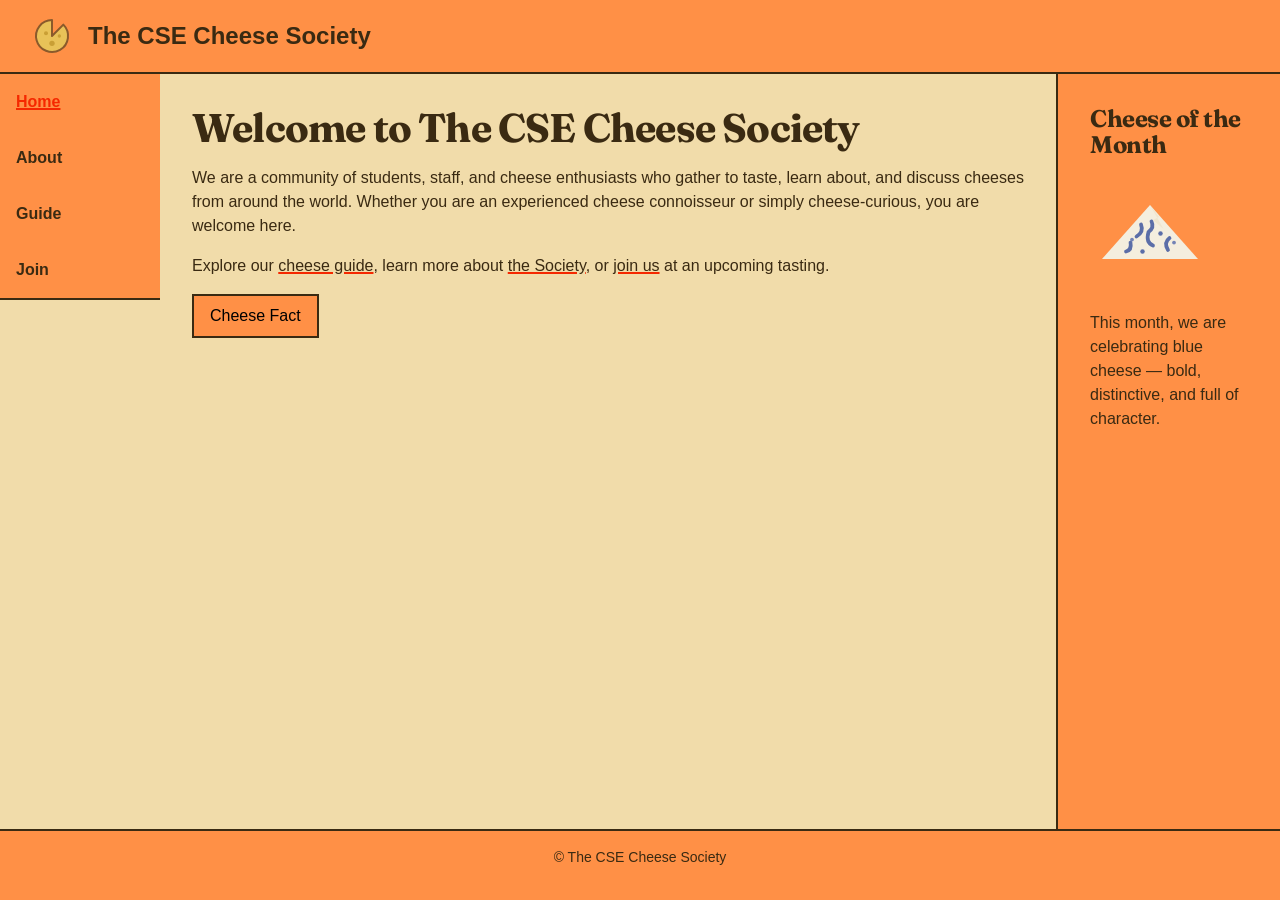
<file: index.html>
<!DOCTYPE html>
<html lang="en">
<head>
  <meta charset="utf-8">
  <meta name="viewport" content="width=device-width, initial-scale=1">
  <title>Home — The CSE Cheese Society</title>
  <meta name="description" content="The CSE Cheese Society is a community of students, staff, and cheese enthusiasts who gather to taste, learn about, and discuss cheeses from around the world.">
  <link rel="stylesheet" href="styles/tokens.css">
  <link rel="stylesheet" href="styles/global.css">
  <link rel="stylesheet" href="styles/site.css">
  <link rel="stylesheet" href="styles/home.css">
  <link href="https://fonts.googleapis.com/css2?family=Fraunces:wght@600;700&family=Nunito:wght@400;600;700&display=swap" rel="stylesheet">
</head>
<body>
  <header>
    <a href="index.html" class="site-title">
      <img src="images/logo.svg" alt="" width="40" height="40">
      <span>The CSE Cheese Society</span>
    </a>
  </header>

  <nav>
    <ul>
      <li><a href="index.html" aria-current="page">Home</a></li>
      <li><a href="about.html">About</a></li>
      <li><a href="guide/index.html">Guide</a></li>
      <li><a href="join.html">Join</a></li>
    </ul>
  </nav>

  <main>
    <h1>Welcome to The CSE Cheese Society</h1>
    <p>We are a community of students, staff, and cheese enthusiasts who gather to taste, learn about, and discuss cheeses from around the world. Whether you are an experienced cheese connoisseur or simply cheese-curious, you are welcome here.</p>
    <p>Explore our <a href="guide/index.html">cheese guide</a>, learn more about <a href="about.html">the Society</a>, or <a href="join.html">join us</a> at an upcoming tasting.</p>

    <button type="button" commandfor="cheese-fact" command="toggle-popover">
      Cheese Fact
    </button>

    <div id="cheese-fact" popover>
      <h2>Cheese Fact</h2>
      <p>Cheese is one of the world's oldest prepared foods, with evidence of cheesemaking dating back thousands of years.</p>
      <button type="button" commandfor="cheese-fact" command="hide-popover">
        Close
      </button>
    </div>
  </main>

  <aside>
    <h2>Cheese of the Month</h2>
    <img src="images/cheese-blue.svg" alt="A wedge of blue cheese" width="120" height="120">
    <p>This month, we are celebrating blue cheese — bold, distinctive, and full of character.</p>
  </aside>

  <footer>
    <p>© The CSE Cheese Society</p>
  </footer>
</body>
</html>
</file>
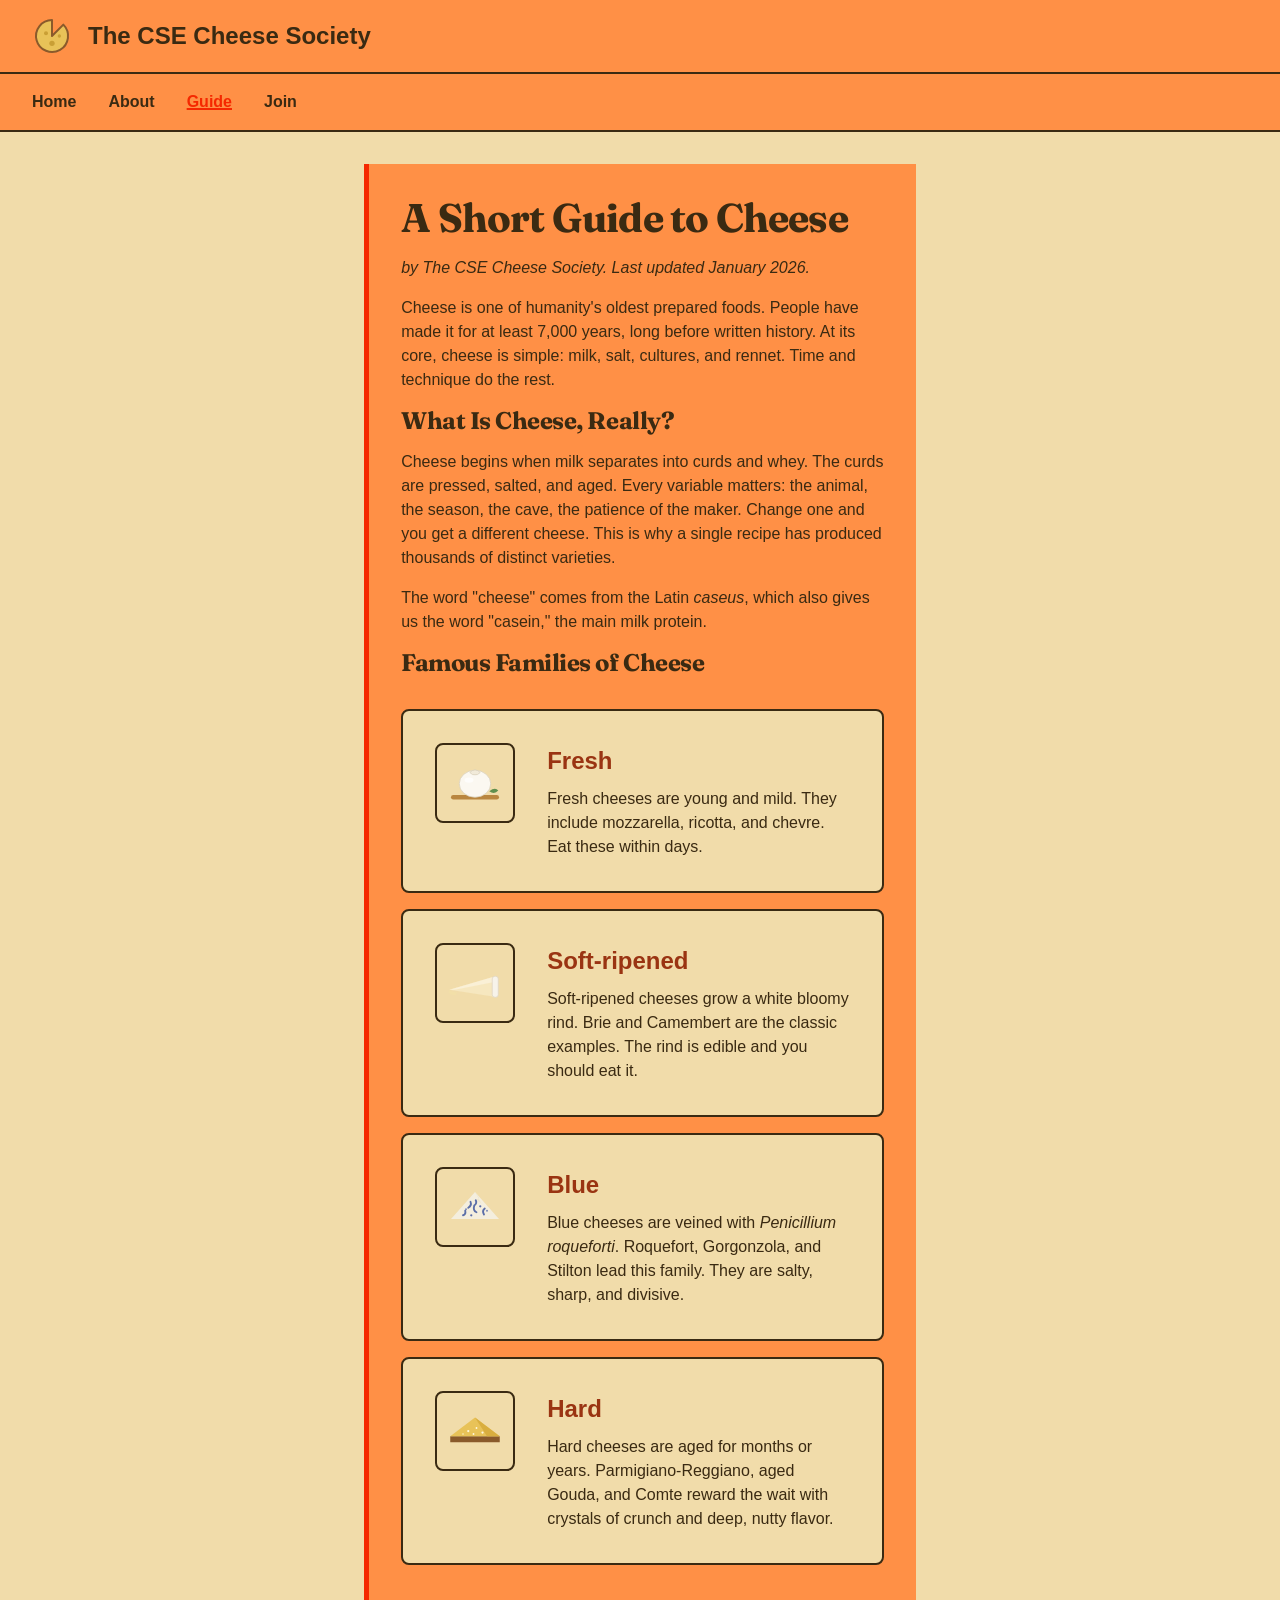
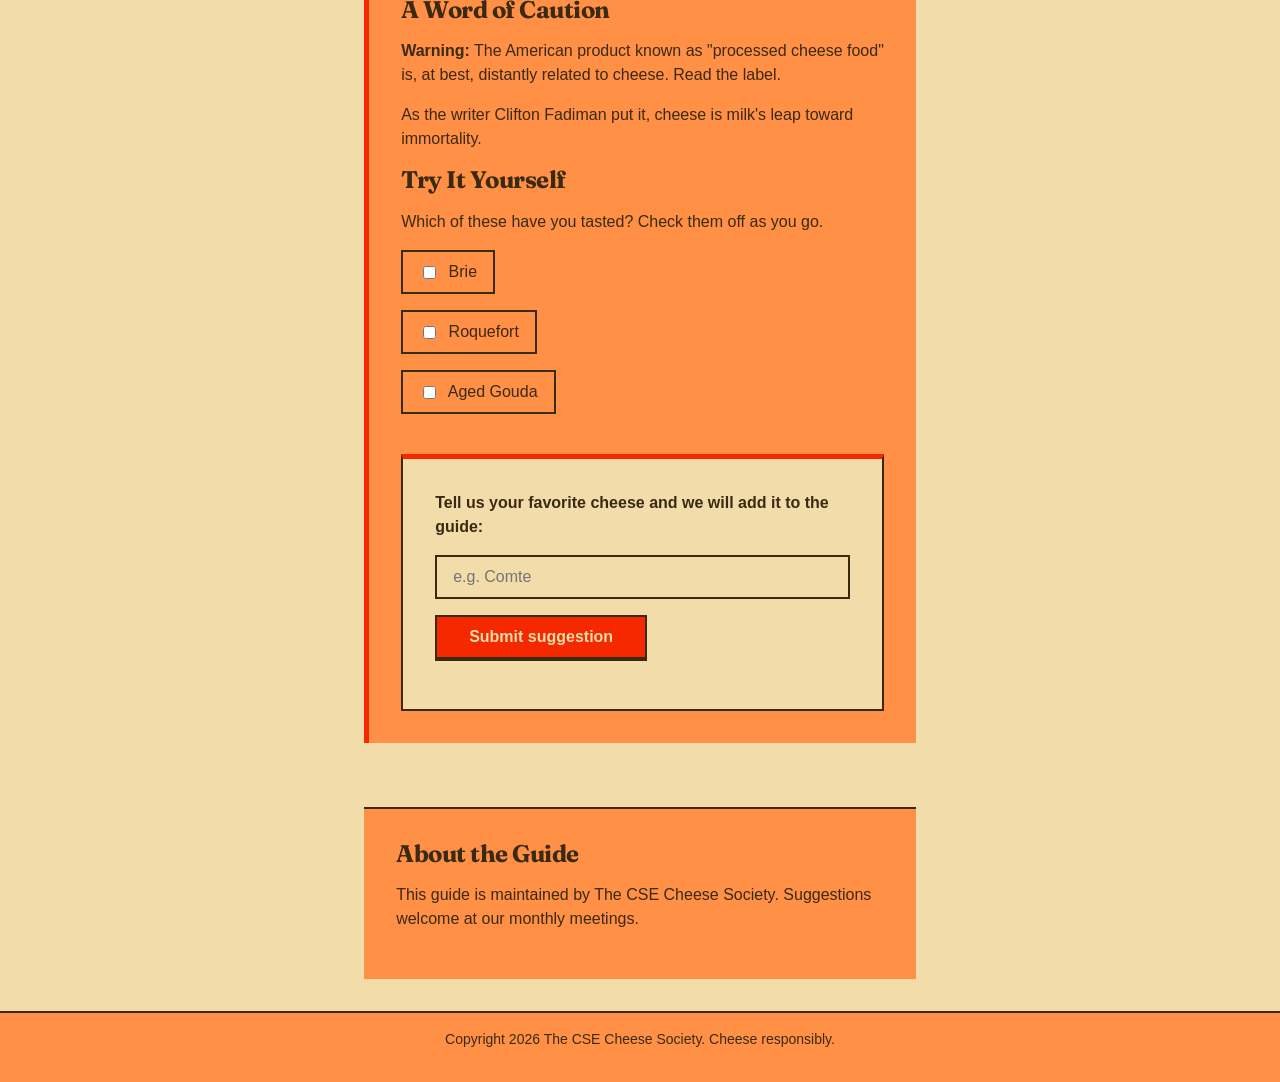
<file: guide/index.html>
<!DOCTYPE html>
<html lang="en">
<head>
  <meta charset="utf-8">
  <meta name="viewport" content="width=device-width, initial-scale=1">
  <title>A Short Guide to Cheese — The CSE Cheese Society</title>
  <meta name="description" content="The CSE Cheese Society's Short Guide to Cheese — a beginner-friendly overview of the four great cheese families.">
  <link rel="stylesheet" href="../styles/tokens.css">
  <link rel="stylesheet" href="../styles/global.css">
  <link rel="stylesheet" href="../styles/site.css">
  <link rel="stylesheet" href="../styles/guide.css">
  <link href="https://fonts.googleapis.com/css2?family=Fraunces:wght@600;700&family=Nunito:wght@400;600;700&display=swap" rel="stylesheet">
</head>
<body>
  <header>
    <a href="../index.html" class="site-title">
      <img src="../images/logo.svg" alt="" width="40" height="40">
      <span>The CSE Cheese Society</span>
    </a>
  </header>

  <nav>
    <ul>
      <li><a href="../index.html">Home</a></li>
      <li><a href="../about.html">About</a></li>
      <li><a href="index.html" aria-current="page">Guide</a></li>
      <li><a href="../join.html">Join</a></li>
    </ul>
  </nav>

  <main>
    <article>
      <h1>A Short Guide to Cheese</h1>
      <p><em>by The CSE Cheese Society. Last updated January 2026.</em></p>

      <p>Cheese is one of humanity's oldest prepared foods. People have made it for at least 7,000 years, long before written history. At its core, cheese is simple: milk, salt, cultures, and rennet. Time and technique do the rest.</p>

      <h2>What Is Cheese, Really?</h2>
      <p>Cheese begins when milk separates into curds and whey. The curds are pressed, salted, and aged. Every variable matters: the animal, the season, the cave, the patience of the maker. Change one and you get a different cheese. This is why a single recipe has produced thousands of distinct varieties.</p>
      <p>The word "cheese" comes from the Latin <em>caseus</em>, which also gives us the word "casein," the main milk protein.</p>

      <h2>Famous Families of Cheese</h2>
      <ul class="family-links">
        <li>
          <a href="fresh.html">
            <figure>
              <img src="../images/cheese-fresh.svg" alt="" width="80" height="80">
              <figcaption>
                <strong>Fresh</strong>
                <p>Fresh cheeses are young and mild. They include mozzarella, ricotta, and chevre. Eat these within days.</p>
              </figcaption>
            </figure>
          </a>
        </li>
        <li>
          <a href="soft.html">
            <figure>
              <img src="../images/cheese-soft.svg" alt="" width="80" height="80">
              <figcaption>
                <strong>Soft-ripened</strong>
                <p>Soft-ripened cheeses grow a white bloomy rind. Brie and Camembert are the classic examples. The rind is edible and you should eat it.</p>
              </figcaption>
            </figure>
          </a>
        </li>
        <li>
          <a href="blue.html">
            <figure>
              <img src="../images/cheese-blue.svg" alt="" width="80" height="80">
              <figcaption>
                <strong>Blue</strong>
                <p>Blue cheeses are veined with <em>Penicillium roqueforti</em>. Roquefort, Gorgonzola, and Stilton lead this family. They are salty, sharp, and divisive.</p>
              </figcaption>
            </figure>
          </a>
        </li>
        <li>
          <a href="hard.html">
            <figure>
              <img src="../images/cheese-hard.svg" alt="" width="80" height="80">
              <figcaption>
                <strong>Hard</strong>
                <p>Hard cheeses are aged for months or years. Parmigiano-Reggiano, aged Gouda, and Comte reward the wait with crystals of crunch and deep, nutty flavor.</p>
              </figcaption>
            </figure>
          </a>
        </li>
      </ul>

      <h2>A Word of Caution</h2>
      <p><strong>Warning:</strong> The American product known as "processed cheese food" is, at best, distantly related to cheese. Read the label.</p>
      <p>As the writer Clifton Fadiman put it, cheese is milk's leap toward immortality.</p>

      <h2>Try It Yourself</h2>
      <p>Which of these have you tasted? Check them off as you go.</p>
      <ul class="taste-check">
        <li><label><input type="checkbox"> Brie</label></li>
        <li><label><input type="checkbox"> Roquefort</label></li>
        <li><label><input type="checkbox"> Aged Gouda</label></li>
      </ul>

       <div class="suggest-box">
        <input type="checkbox" id="suggest-submit" class="submit-toggle">
        <form class="suggest-form">
          <label for="favorite">Tell us your favorite cheese and we will add it to the guide:</label>
          <input id="favorite" type="text" placeholder="e.g. Comte">
          <label for="suggest-submit" class="suggest-button">Submit suggestion</label>
        </form>

        <div class="suggest-thanks">
          <p><strong>Thanks!</strong> Your suggestion has been recorded in the Society's ledger. See you at the next tasting.</p>
          <label for="suggest-submit" class="suggest-reset">Submit another</label>
        </div>
      </div>
    </article>
  </main>

  <aside>
    <h2>About the Guide</h2>
    <p>This guide is maintained by The CSE Cheese Society. Suggestions welcome at our monthly meetings.</p>
  </aside>

  <footer>
    <p>Copyright 2026 The CSE Cheese Society. Cheese responsibly.</p>
  </footer>
</body>
</html>
</file>
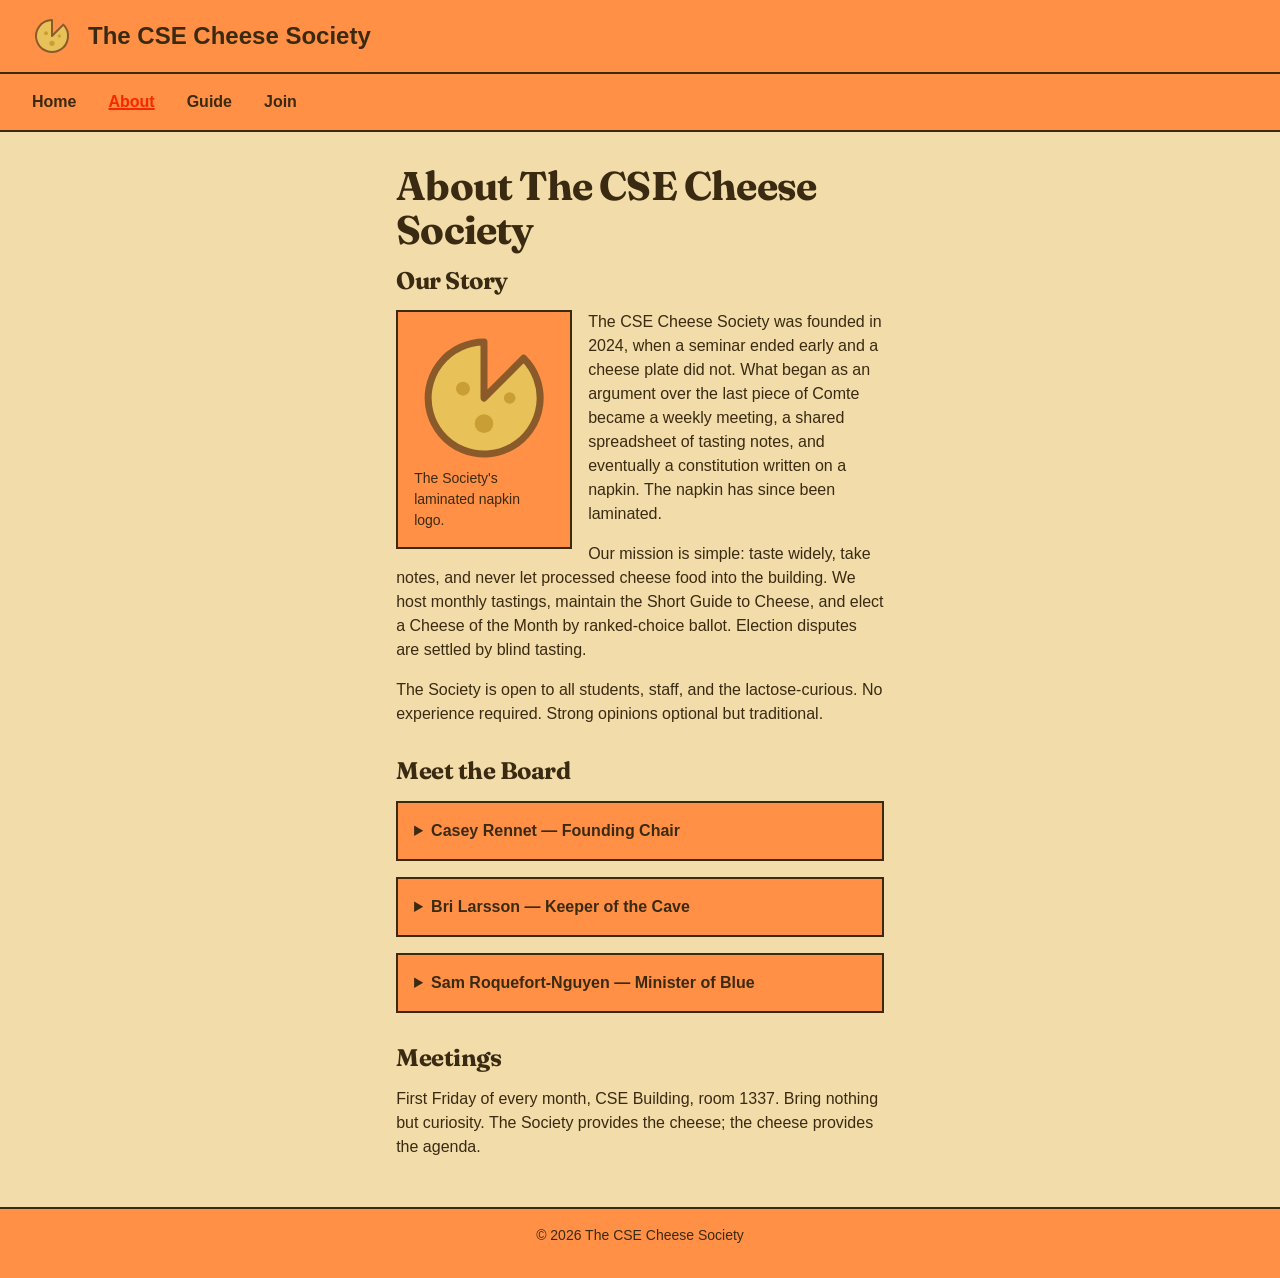
<file: about.html>
<!DOCTYPE html>
<html lang="en">
<head>
  <meta charset="utf-8">
  <meta name="viewport" content="width=device-width, initial-scale=1">
  <title>About — The CSE Cheese Society</title>
  <meta name="description" content="The history, mission, and board of The CSE Cheese Society — founded in 2024 when a seminar ended early and a cheese plate did not.">
  <link rel="stylesheet" href="styles/tokens.css">
  <link rel="stylesheet" href="styles/global.css">
  <link rel="stylesheet" href="styles/site.css">
  <link rel="stylesheet" href="styles/about.css">
  <link href="https://fonts.googleapis.com/css2?family=Fraunces:wght@600;700&family=Nunito:wght@400;600;700&display=swap" rel="stylesheet">
</head>
<body>
  <header>
    <a href="index.html" class="site-title">
      <img src="images/logo.svg" alt="" width="40" height="40">
      <span>The CSE Cheese Society</span>
    </a>
  </header>

  <nav>
    <ul>
      <li><a href="index.html">Home</a></li>
      <li><a href="about.html" aria-current="page">About</a></li>
      <li><a href="guide/index.html">Guide</a></li>
      <li><a href="join.html">Join</a></li>
    </ul>
  </nav>

  <main>
    <h1>About The CSE Cheese Society</h1>

    <article>
      <h2>Our Story</h2>
      <figure>
        <img src="images/logo.svg" alt="The CSE Cheese Society logo" width="160" height="160">
        <figcaption>The Society's laminated napkin logo.</figcaption>
      </figure>
      <p>The CSE Cheese Society was founded in 2024, when a seminar ended early and a cheese plate did not. What began as an argument over the last piece of Comte became a weekly meeting, a shared spreadsheet of tasting notes, and eventually a constitution written on a napkin. The napkin has since been laminated.</p>
      <p>Our mission is simple: taste widely, take notes, and never let processed cheese food into the building. We host monthly tastings, maintain the Short Guide to Cheese, and elect a Cheese of the Month by ranked-choice ballot. Election disputes are settled by blind tasting.</p>
      <p>The Society is open to all students, staff, and the lactose-curious. No experience required. Strong opinions optional but traditional.</p>
    </article>

    <section>
      <h2>Meet the Board</h2>

      <details>
        <summary>Casey Rennet — Founding Chair</summary>
        <p>Casey once drove four hours for a cheese that turned out to be sold out, and describes the trip as "still worth it." Responsible for the napkin constitution. Favorite family: hard. Favorite cheese: a five-year Gouda "that changed my life."</p>
      </details>

      <details>
        <summary>Bri Larsson — Keeper of the Cave</summary>
        <p>Bri manages the Society's aging fridge (a mini-fridge, lovingly mislabeled "THE CAVE") and its strict humidity log. Favorite family: soft-ripened. Position on rinds: eat them, always, no exceptions.</p>
      </details>

      <details>
        <summary>Sam Roquefort-Nguyen — Minister of Blue</summary>
        <p>Sam claims no relation to the village of Roquefort-sur-Soulzon but has never provided documentation either way. Runs the annual "Blue Cheese Amnesty" where skeptics get one supervised second chance. Favorite cheese: Stilton, at midnight, with port.</p>
      </details>
    </section>

    <section>
      <h2>Meetings</h2>
      <p>First Friday of every month, CSE Building, room 1337. Bring nothing but curiosity. The Society provides the cheese; the cheese provides the agenda.</p>
    </section>
  </main>

  <footer>
    <p>© 2026 The CSE Cheese Society</p>
  </footer>
</body>
</html>
</file>
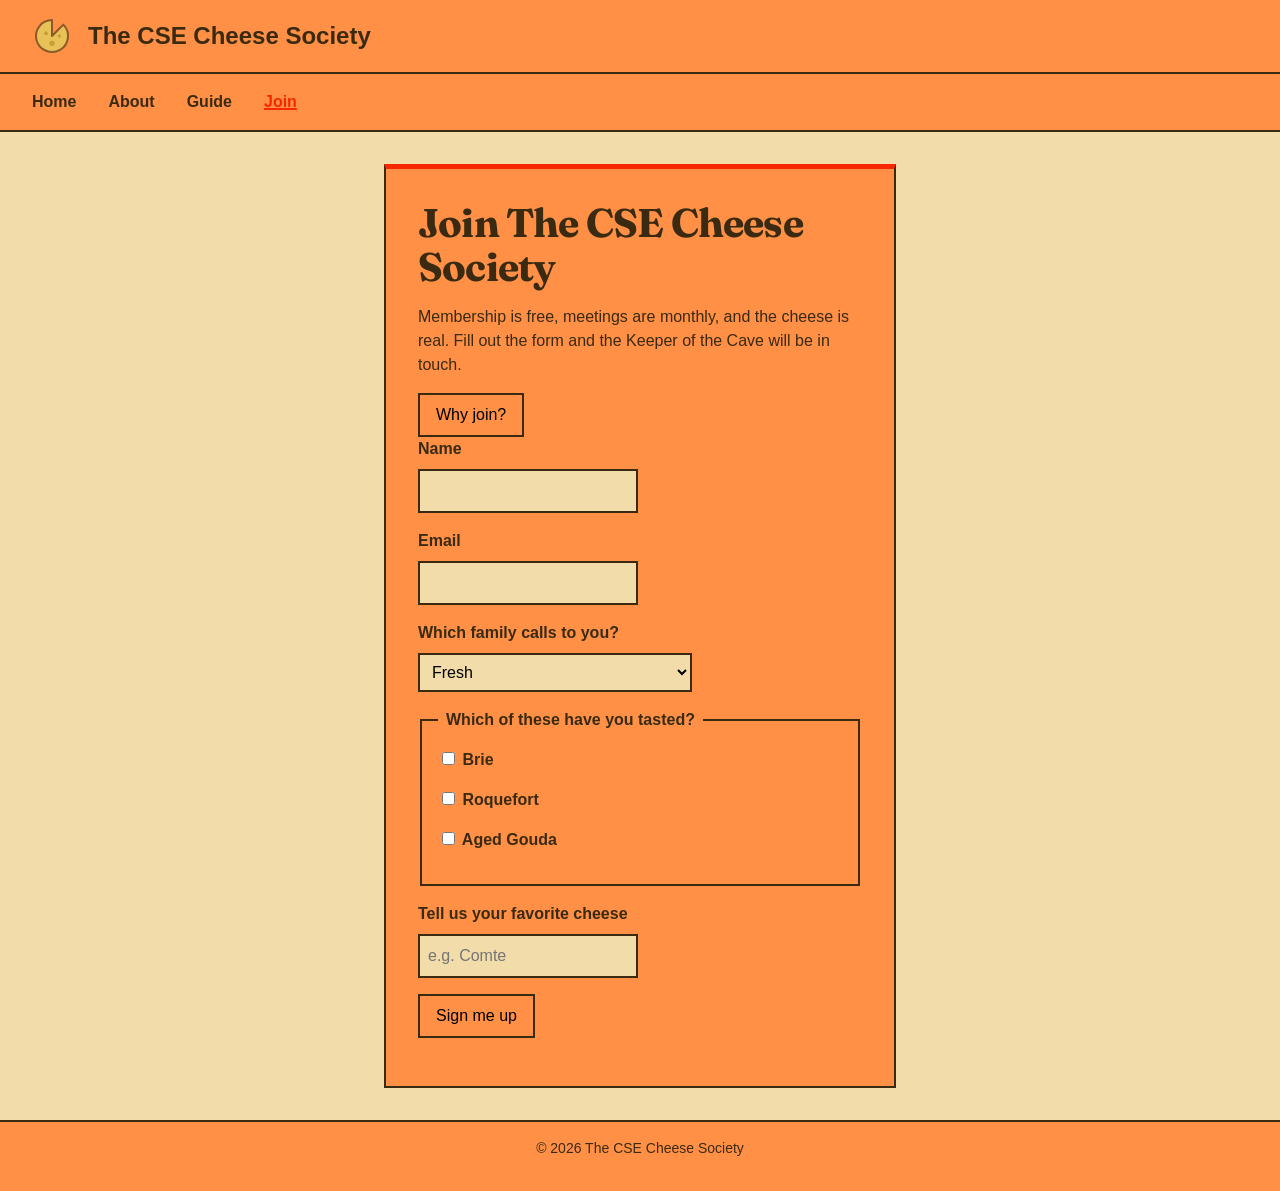
<file: join.html>
<!DOCTYPE html>
<html lang="en">
<head>
  <meta charset="utf-8">
  <meta name="viewport" content="width=device-width, initial-scale=1">
  <title>Join — The CSE Cheese Society</title>
  <meta name="description" content="Join The CSE Cheese Society. Membership is free, meetings are monthly, and the cheese is real.">
  <link rel="stylesheet" href="styles/tokens.css">
  <link rel="stylesheet" href="styles/global.css">
  <link rel="stylesheet" href="styles/site.css">
  <link rel="stylesheet" href="styles/join.css">
  <link href="https://fonts.googleapis.com/css2?family=Fraunces:wght@600;700&family=Nunito:wght@400;600;700&display=swap" rel="stylesheet">
</head>
<body>
  <header>
    <a href="index.html" class="site-title">
      <img src="images/logo.svg" alt="" width="40" height="40">
      <span>The CSE Cheese Society</span>
    </a>
  </header>

  <nav>
    <ul>
      <li><a href="index.html">Home</a></li>
      <li><a href="about.html">About</a></li>
      <li><a href="guide/index.html">Guide</a></li>
      <li><a href="join.html" aria-current="page">Join</a></li>
    </ul>
  </nav>

  <main>
    <section class="join-card">
      <h1>Join The CSE Cheese Society</h1>
      <p>Membership is free, meetings are monthly, and the cheese is real. Fill out the form and the Keeper of the Cave will be in touch.</p>

      <button type="button" commandfor="why-join" command="show-modal">Why join?</button>

      <form action="#" method="post">
        <p>
          <label for="name">Name</label>
          <input id="name" name="name" type="text" required>
        </p>

        <p>
          <label for="email">Email</label>
          <input id="email" name="email" type="email" required>
        </p>

        <p>
          <label for="family">Which family calls to you?</label>
          <select id="family" name="family">
            <option>Fresh</option>
            <option>Soft-ripened</option>
            <option>Blue</option>
            <option>Hard</option>
            <option>Undecided — that's why I'm here</option>
          </select>
        </p>

        <fieldset>
          <legend>Which of these have you tasted?</legend>
          <p><label><input type="checkbox" name="tasted" value="brie"> Brie</label></p>
          <p><label><input type="checkbox" name="tasted" value="roquefort"> Roquefort</label></p>
          <p><label><input type="checkbox" name="tasted" value="aged-gouda"> Aged Gouda</label></p>
        </fieldset>

        <p>
          <label for="favorite">Tell us your favorite cheese</label>
          <input id="favorite" name="favorite" type="text" placeholder="e.g. Comte">
        </p>

        <p><button type="submit">Sign me up</button></p>
      </form>
    </section>

    <dialog id="why-join">
      <h2>Why join?</h2>
      <ul>
        <li>Monthly tastings. The Society buys the cheese. You bring opinions.</li>
        <li>Voting rights in the Cheese of the Month election.</li>
        <li>Access to THE CAVE (a mini-fridge, but a very serious one).</li>
        <li>A laminated membership card featuring the cheese of your choice.</li>
        <li>Amnesty program for recovering blue-cheese skeptics.</li>
      </ul>
      <button type="button" commandfor="why-join" command="close">I'm convinced</button>
    </dialog>
  </main>

  <footer>
    <p>© 2026 The CSE Cheese Society</p>
  </footer>
</body>
</html>
</file>
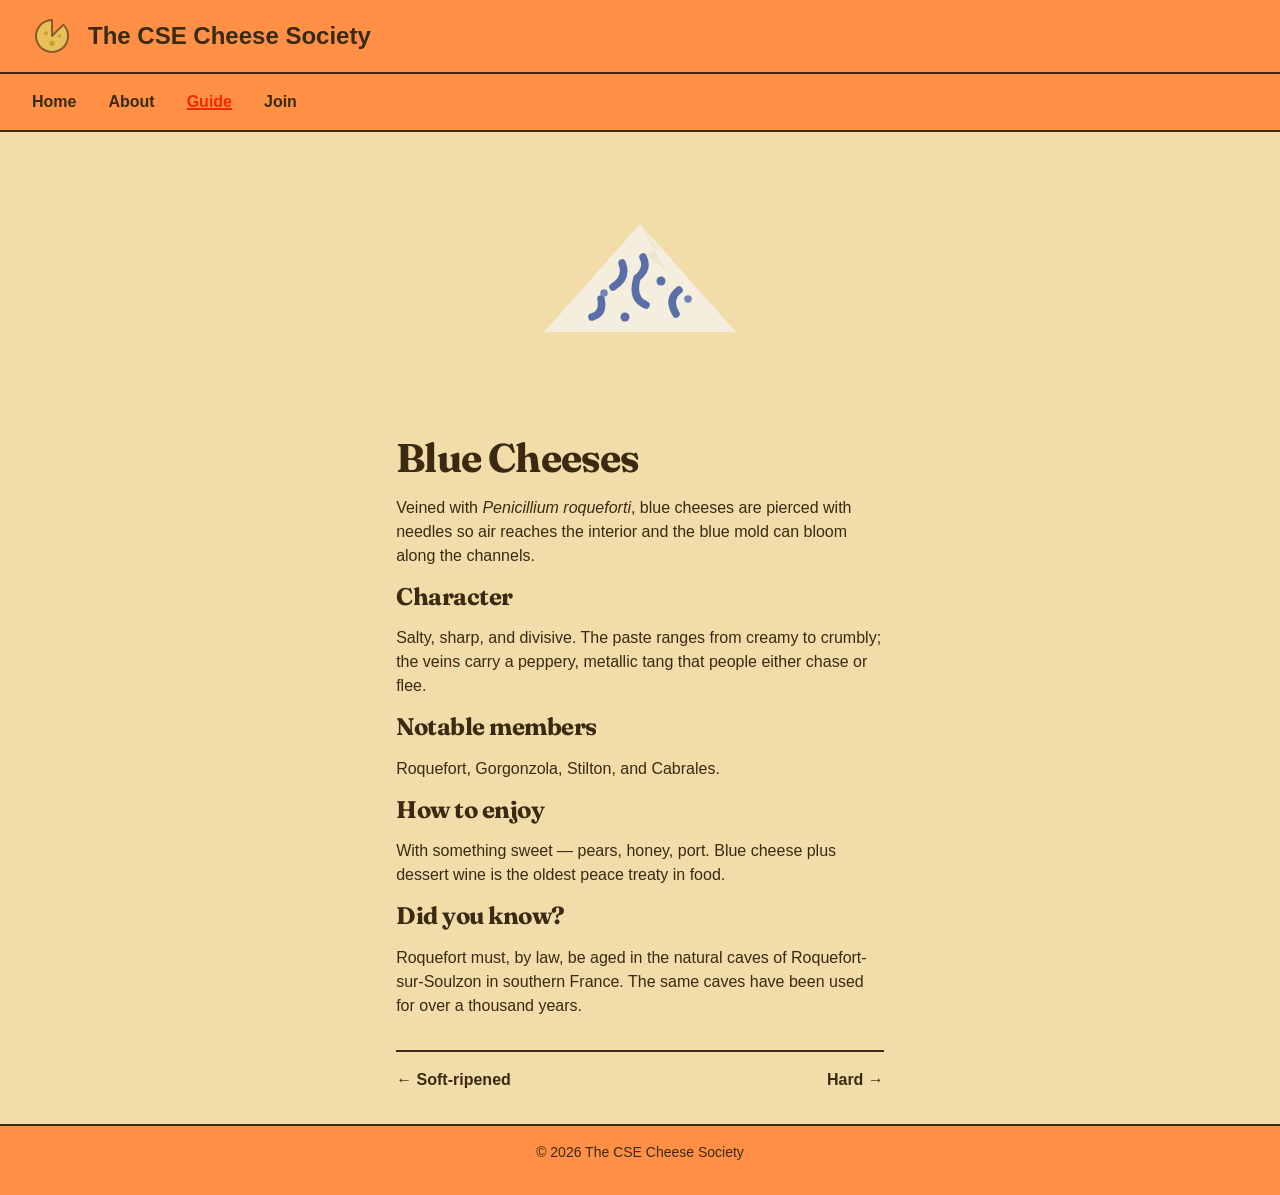
<file: guide/blue.html>
<!DOCTYPE html>
<html lang="en">
<head>
  <meta charset="utf-8">
  <meta name="viewport" content="width=device-width, initial-scale=1">
  <title>Blue Cheeses — The CSE Cheese Society</title>
  <meta name="description" content="Blue cheeses — veined with Penicillium roqueforti. Roquefort, Gorgonzola, Stilton. Salty, sharp, divisive.">
  <link rel="stylesheet" href="../styles/tokens.css">
  <link rel="stylesheet" href="../styles/global.css">
  <link rel="stylesheet" href="../styles/site.css">
  <link rel="stylesheet" href="../styles/family.css">
  <link href="https://fonts.googleapis.com/css2?family=Fraunces:wght@600;700&family=Nunito:wght@400;600;700&display=swap" rel="stylesheet">
</head>
<body>
  <header>
    <a href="../index.html" class="site-title">
      <img src="../images/logo.svg" alt="" width="40" height="40">
      <span>The CSE Cheese Society</span>
    </a>
  </header>

  <nav>
    <ul>
      <li><a href="../index.html">Home</a></li>
      <li><a href="../about.html">About</a></li>
      <li><a href="index.html" aria-current="page">Guide</a></li>
      <li><a href="../join.html">Join</a></li>
    </ul>
  </nav>

  <main>
    <img class="hero" src="../images/cheese-blue.svg" alt="A wedge of blue cheese" width="240" height="240">

    <h1>Blue Cheeses</h1>

    <p>Veined with <em>Penicillium roqueforti</em>, blue cheeses are pierced with needles so air reaches the interior and the blue mold can bloom along the channels.</p>

    <h2>Character</h2>
    <p>Salty, sharp, and divisive. The paste ranges from creamy to crumbly; the veins carry a peppery, metallic tang that people either chase or flee.</p>

    <h2>Notable members</h2>
    <p>Roquefort, Gorgonzola, Stilton, and Cabrales.</p>

    <h2>How to enjoy</h2>
    <p>With something sweet — pears, honey, port. Blue cheese plus dessert wine is the oldest peace treaty in food.</p>

    <h2>Did you know?</h2>
    <p>Roquefort must, by law, be aged in the natural caves of Roquefort-sur-Soulzon in southern France. The same caves have been used for over a thousand years.</p>

    <nav class="prev-next" aria-label="Family navigation">
      <a href="soft.html">← Soft-ripened</a>
      <a href="hard.html">Hard →</a>
    </nav>
  </main>

  <footer>
    <p>© 2026 The CSE Cheese Society</p>
  </footer>
</body>
</html>
</file>
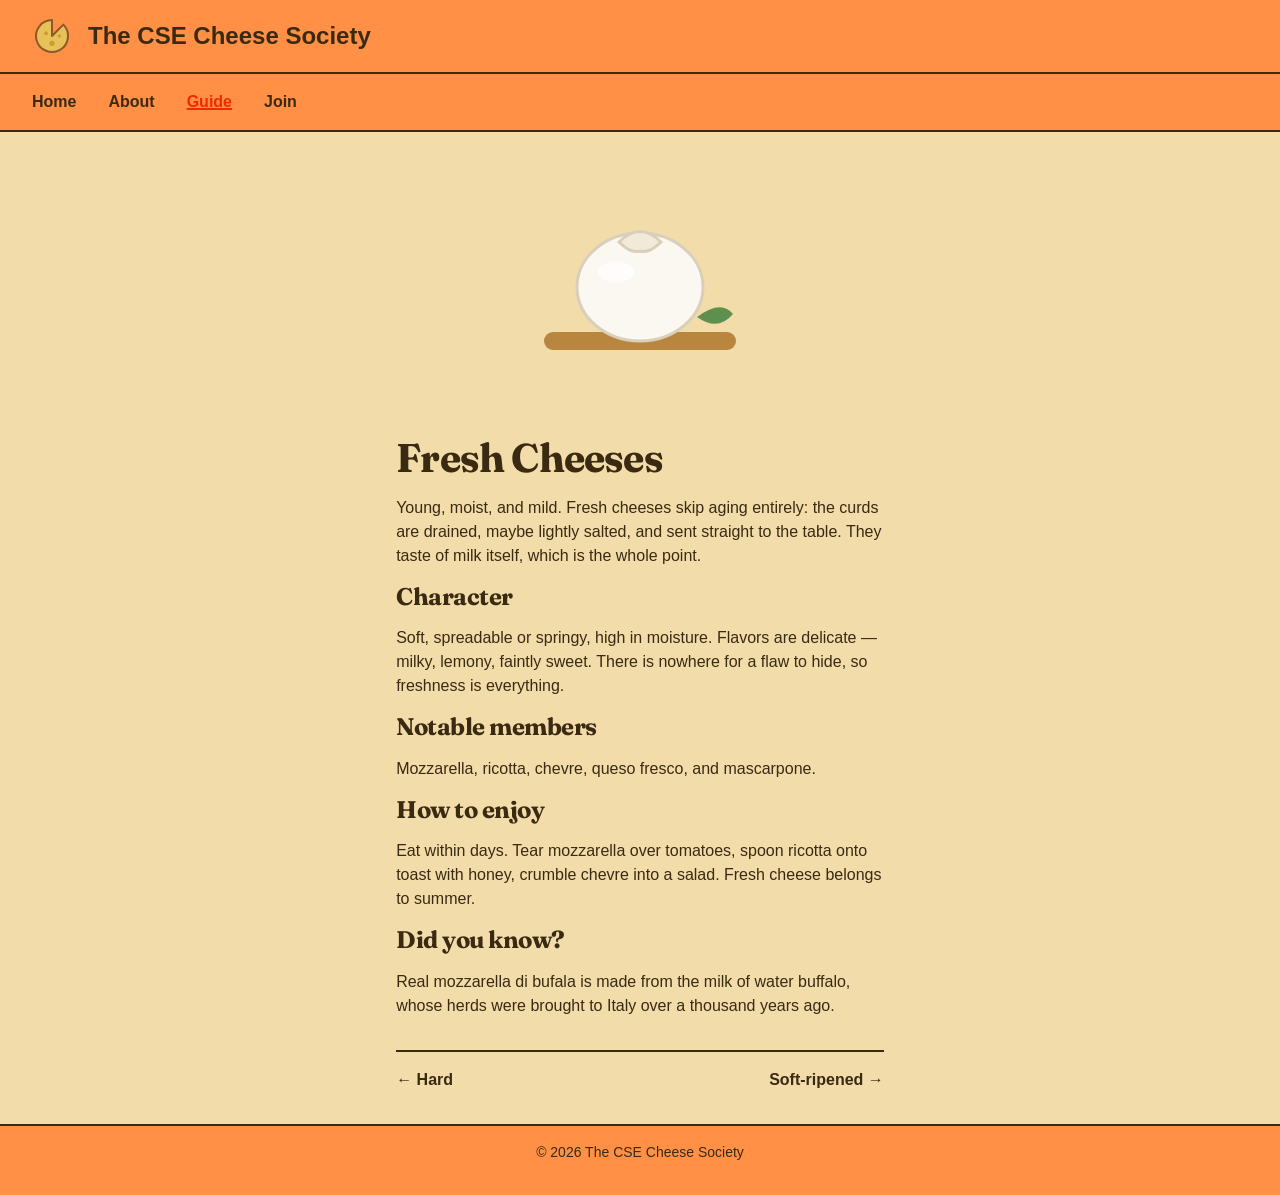
<file: guide/fresh.html>
<!DOCTYPE html>
<html lang="en">
<head>
  <meta charset="utf-8">
  <meta name="viewport" content="width=device-width, initial-scale=1">
  <title>Fresh Cheeses — The CSE Cheese Society</title>
  <meta name="description" content="Fresh cheeses — young, moist, and mild. Mozzarella, ricotta, chevre. Eat within days.">
  <link rel="stylesheet" href="../styles/tokens.css">
  <link rel="stylesheet" href="../styles/global.css">
  <link rel="stylesheet" href="../styles/site.css">
  <link rel="stylesheet" href="../styles/family.css">
  <link href="https://fonts.googleapis.com/css2?family=Fraunces:wght@600;700&family=Nunito:wght@400;600;700&display=swap" rel="stylesheet">
</head>
<body>
  <header>
    <a href="../index.html" class="site-title">
      <img src="../images/logo.svg" alt="" width="40" height="40">
      <span>The CSE Cheese Society</span>
    </a>
  </header>

  <nav>
    <ul>
      <li><a href="../index.html">Home</a></li>
      <li><a href="../about.html">About</a></li>
      <li><a href="index.html" aria-current="page">Guide</a></li>
      <li><a href="../join.html">Join</a></li>
    </ul>
  </nav>

  <main>
    <img class="hero" src="../images/cheese-fresh.svg" alt="A ball of fresh cheese" width="240" height="240">

    <h1>Fresh Cheeses</h1>

    <p>Young, moist, and mild. Fresh cheeses skip aging entirely: the curds are drained, maybe lightly salted, and sent straight to the table. They taste of milk itself, which is the whole point.</p>

    <h2>Character</h2>
    <p>Soft, spreadable or springy, high in moisture. Flavors are delicate — milky, lemony, faintly sweet. There is nowhere for a flaw to hide, so freshness is everything.</p>

    <h2>Notable members</h2>
    <p>Mozzarella, ricotta, chevre, queso fresco, and mascarpone.</p>

    <h2>How to enjoy</h2>
    <p>Eat within days. Tear mozzarella over tomatoes, spoon ricotta onto toast with honey, crumble chevre into a salad. Fresh cheese belongs to summer.</p>

    <h2>Did you know?</h2>
    <p>Real mozzarella di bufala is made from the milk of water buffalo, whose herds were brought to Italy over a thousand years ago.</p>

    <nav class="prev-next" aria-label="Family navigation">
      <a href="hard.html">← Hard</a>
      <a href="soft.html">Soft-ripened →</a>
    </nav>
  </main>

  <footer>
    <p>© 2026 The CSE Cheese Society</p>
  </footer>
</body>
</html>
</file>
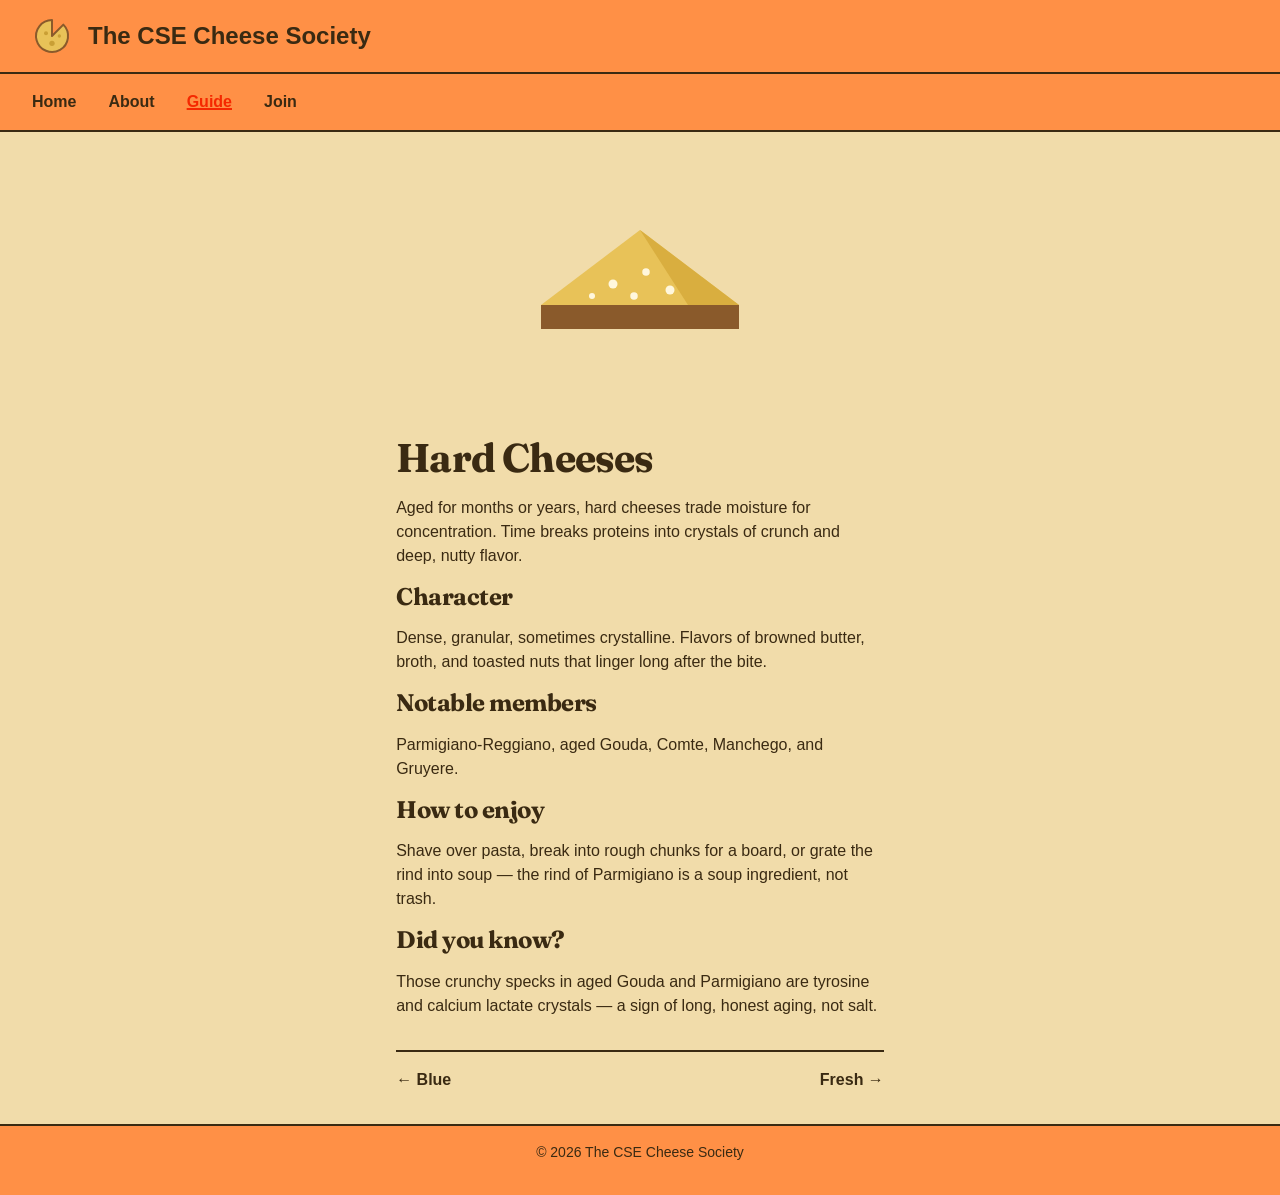
<file: guide/hard.html>
<!DOCTYPE html>
<html lang="en">
<head>
  <meta charset="utf-8">
  <meta name="viewport" content="width=device-width, initial-scale=1">
  <title>Hard Cheeses — The CSE Cheese Society</title>
  <meta name="description" content="Hard cheeses — aged for months or years. Parmigiano-Reggiano, aged Gouda, Comte, Manchego, Gruyere.">
  <link rel="stylesheet" href="../styles/tokens.css">
  <link rel="stylesheet" href="../styles/global.css">
  <link rel="stylesheet" href="../styles/site.css">
  <link rel="stylesheet" href="../styles/family.css">
  <link href="https://fonts.googleapis.com/css2?family=Fraunces:wght@600;700&family=Nunito:wght@400;600;700&display=swap" rel="stylesheet">
</head>
<body>
  <header>
    <a href="../index.html" class="site-title">
      <img src="../images/logo.svg" alt="" width="40" height="40">
      <span>The CSE Cheese Society</span>
    </a>
  </header>

  <nav>
    <ul>
      <li><a href="../index.html">Home</a></li>
      <li><a href="../about.html">About</a></li>
      <li><a href="index.html" aria-current="page">Guide</a></li>
      <li><a href="../join.html">Join</a></li>
    </ul>
  </nav>

  <main>
    <img class="hero" src="../images/cheese-hard.svg" alt="A wedge of hard cheese" width="240" height="240">

    <h1>Hard Cheeses</h1>

    <p>Aged for months or years, hard cheeses trade moisture for concentration. Time breaks proteins into crystals of crunch and deep, nutty flavor.</p>

    <h2>Character</h2>
    <p>Dense, granular, sometimes crystalline. Flavors of browned butter, broth, and toasted nuts that linger long after the bite.</p>

    <h2>Notable members</h2>
    <p>Parmigiano-Reggiano, aged Gouda, Comte, Manchego, and Gruyere.</p>

    <h2>How to enjoy</h2>
    <p>Shave over pasta, break into rough chunks for a board, or grate the rind into soup — the rind of Parmigiano is a soup ingredient, not trash.</p>

    <h2>Did you know?</h2>
    <p>Those crunchy specks in aged Gouda and Parmigiano are tyrosine and calcium lactate crystals — a sign of long, honest aging, not salt.</p>

    <nav class="prev-next" aria-label="Family navigation">
      <a href="blue.html">← Blue</a>
      <a href="fresh.html">Fresh →</a>
    </nav>
  </main>

  <footer>
    <p>© 2026 The CSE Cheese Society</p>
  </footer>
</body>
</html>
</file>
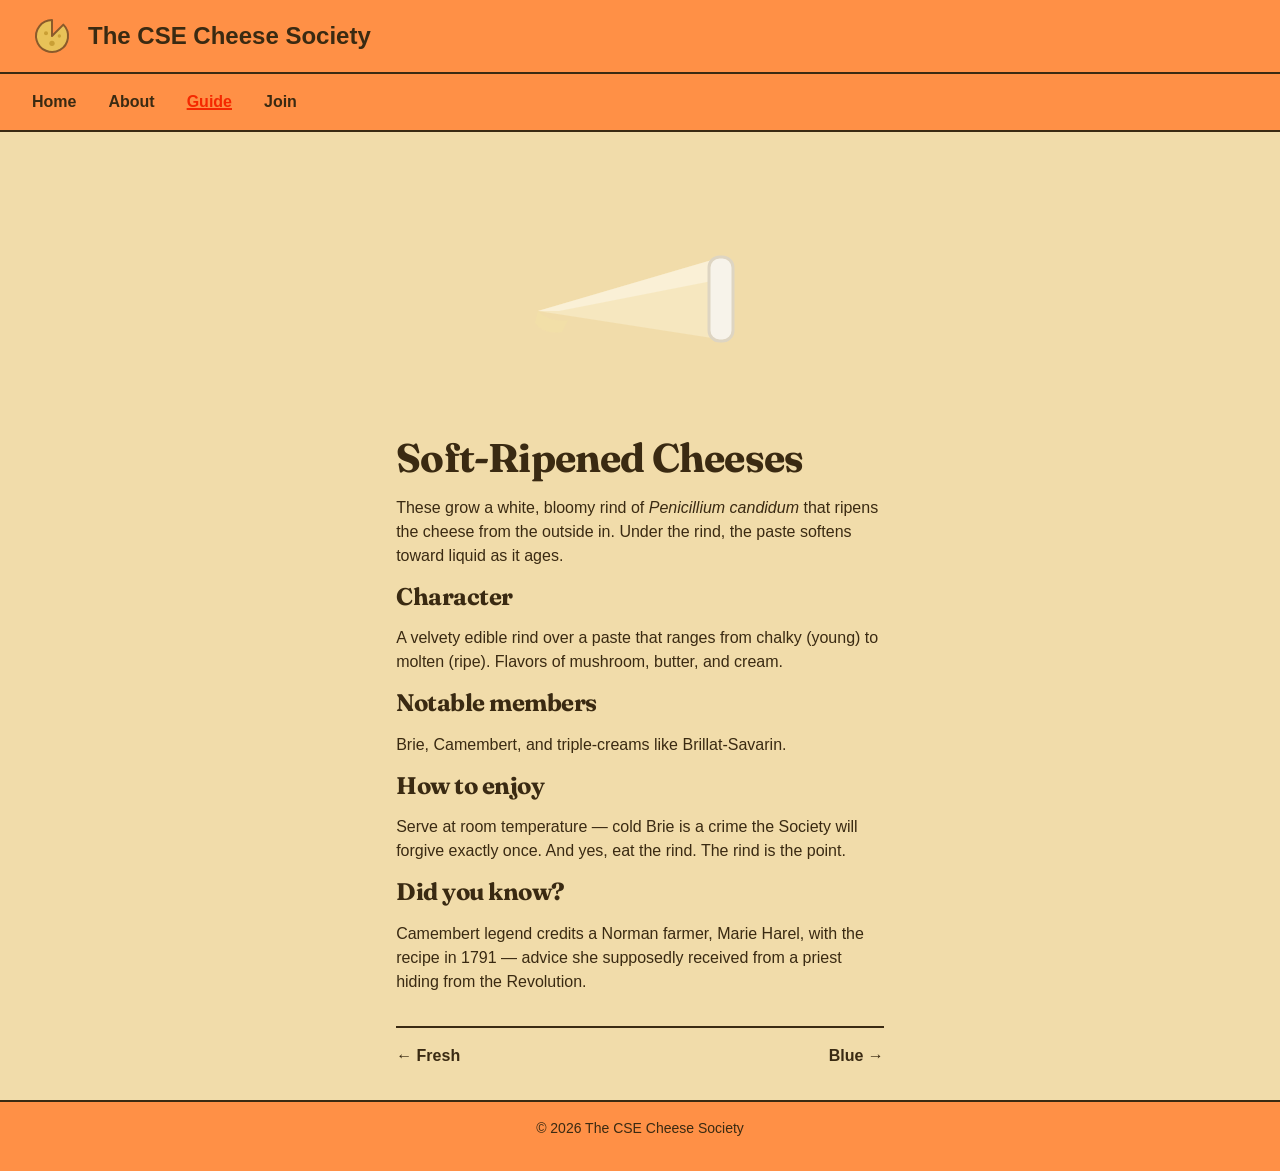
<file: guide/soft.html>
<!DOCTYPE html>
<html lang="en">
<head>
  <meta charset="utf-8">
  <meta name="viewport" content="width=device-width, initial-scale=1">
  <title>Soft-Ripened Cheeses — The CSE Cheese Society</title>
  <meta name="description" content="Soft-ripened cheeses grow a white bloomy rind of Penicillium candidum. Brie, Camembert, triple-creams.">
  <link rel="stylesheet" href="../styles/tokens.css">
  <link rel="stylesheet" href="../styles/global.css">
  <link rel="stylesheet" href="../styles/site.css">
  <link rel="stylesheet" href="../styles/family.css">
  <link href="https://fonts.googleapis.com/css2?family=Fraunces:wght@600;700&family=Nunito:wght@400;600;700&display=swap" rel="stylesheet">
</head>
<body>
  <header>
    <a href="../index.html" class="site-title">
      <img src="../images/logo.svg" alt="" width="40" height="40">
      <span>The CSE Cheese Society</span>
    </a>
  </header>

  <nav>
    <ul>
      <li><a href="../index.html">Home</a></li>
      <li><a href="../about.html">About</a></li>
      <li><a href="index.html" aria-current="page">Guide</a></li>
      <li><a href="../join.html">Join</a></li>
    </ul>
  </nav>

  <main>
    <img class="hero" src="../images/cheese-soft.svg" alt="A wheel of soft-ripened cheese" width="240" height="240">

    <h1>Soft-Ripened Cheeses</h1>

    <p>These grow a white, bloomy rind of <em>Penicillium candidum</em> that ripens the cheese from the outside in. Under the rind, the paste softens toward liquid as it ages.</p>

    <h2>Character</h2>
    <p>A velvety edible rind over a paste that ranges from chalky (young) to molten (ripe). Flavors of mushroom, butter, and cream.</p>

    <h2>Notable members</h2>
    <p>Brie, Camembert, and triple-creams like Brillat-Savarin.</p>

    <h2>How to enjoy</h2>
    <p>Serve at room temperature — cold Brie is a crime the Society will forgive exactly once. And yes, eat the rind. The rind is the point.</p>

    <h2>Did you know?</h2>
    <p>Camembert legend credits a Norman farmer, Marie Harel, with the recipe in 1791 — advice she supposedly received from a priest hiding from the Revolution.</p>

    <nav class="prev-next" aria-label="Family navigation">
      <a href="fresh.html">← Fresh</a>
      <a href="blue.html">Blue →</a>
    </nav>
  </main>

  <footer>
    <p>© 2026 The CSE Cheese Society</p>
  </footer>
</body>
</html>
</file>
<file: styles/tokens.css>
/* Design tokens only — no layout, no selectors beyond :root. */
:root {
  /* colors: warm cheese shop look */
  --ink: rgb(58, 42, 18);          
  --paper: rgb(241, 220, 170);   /*Background & family description boxes background*/     
  --panel: rgb(255, 144, 70);        
  --panel-alt: rgb(133, 105, 14);   
  --accent: rgb(245, 40, 0);     /*current section & left edge of main box*/  
  --accent-dark: rgb(154, 52, 18);   

  /* space */
  --space-1: 0.5rem;
  --space-2: 1rem;
  --space-3: 2rem;
  --space-4: 4rem;

  /* border */
  --border-style: solid;
  --border-width: 2px;                      
  --rule-width: 5px;
  --underline-width: 2px;
  --radius: 0.5rem;                      
  --border: var(--border-width) var(--border-style) var(--ink);
  --rule: var(--rule-width) var(--border-style) var(--accent);

  /* type */
  --text-s: 0.875rem;
  --text-m: 1rem;
  --text-l: 1.5rem;
  --text-xl: 2.5rem;

  /* line length */
  --measure: 62ch;

  /* font stacks — NEW */
  --font-display: "Fraunces", "Georgia", serif;
  --font-body: "Nunito", "Helvetica Neue", Arial, sans-serif;
}
</file>
<file: styles/global.css>
/* Reset + type + color. Never layout. */

@layer reset, base;

@layer reset {
  * { box-sizing: border-box; }
  body, figure { margin: 0; }
}

@layer base {
  body {
    background: var(--paper);
    color: var(--ink);
    font-family: "Helvetica Neue", Helvetica, Arial, sans-serif;
    font-size: var(--text-m);
    line-height: 1.5;
    body { font-family: var(--font-body); } /*changed font family*/
    h1, h2, h3 { font-family: var(--font-display); }
  }

  h1, h2, h3 {
    margin-block: 0 var(--space-2);
    line-height: 1.1;
    letter-spacing: -0.02em;
  }

  h1 { font-size: var(--text-xl); }
  h2 { font-size: var(--text-l); }
  h3 { font-size: var(--text-m); font-weight: 700; }

  p { margin-block: 0 var(--space-2); }

  figcaption { font-size: var(--text-s); }

  a {
    color: var(--ink);
    text-decoration-color: var(--accent);
    text-decoration-thickness: var(--underline-width);
  }
  a:hover { color: var(--accent); }

  code {
    font-family: ui-monospace, "SF Mono", Menlo, monospace;
    font-size: 0.9em;
  }

  ul, ol { padding-inline-start: var(--space-3); }

  label { display: block; margin-block-end: var(--space-1); font-weight: 600; }
  input, select, textarea {
    font: inherit;
    padding: var(--space-1);
    border: var(--border);
    background: var(--paper);
  }
  button {
    font: inherit;
    padding: var(--space-1) var(--space-2);
    border: var(--border);
    background: var(--panel);
    cursor: pointer;
  }
  button:hover { background: var(--accent); color: var(--paper); }
}
</file>
<file: styles/site.css>
/* Shared chrome: header, nav, footer. Also site-wide view transitions. */

/* Header: logo & site title side by side. */
body > header {
  display: flex;
  align-items: center;
  gap: var(--space-2);
  padding: var(--space-2) var(--space-3);
  background: var(--panel);
  border-block-end: var(--border);
}

body > header .site-title {
  display: flex;
  align-items: center;
  gap: var(--space-2);
  text-decoration: none;
  color: var(--ink);
  font-weight: 700;
  font-size: var(--text-l);
}

body > header img {
  display: block;
  width: 40px;
  height: 40px;
}

/* Nav: horizontal list of page links */
body > nav ul {
  display: flex;
  gap: var(--space-3);
  margin: 0;
  padding: var(--space-2) var(--space-3);
  list-style: none;
  background: var(--panel);
  border-block-end: var(--border);
}

body > nav a {
  text-decoration: none;
  font-weight: 600;
}

body > nav a[aria-current="page"] {
  color: var(--accent);
  text-decoration: underline;
  text-decoration-thickness: var(--underline-width);
}

/* Footer: centered small print w a top rule */
body > footer {
  padding: var(--space-2) var(--space-3);
  border-block-start: var(--border);
  background: var(--panel);
  font-size: var(--text-s);
  text-align: center;
}

/* Sitewide cross document view transitions */
@media (prefers-reduced-motion: no-preference) {
  @view-transition {
    navigation: auto;
  }
}
</file>
<file: styles/home.css>
/*Home page grid holy grail*/

body {
  --nav-width: 10rem;
  --aside-width: 14rem;

  display: grid;
  grid-template-areas:
    "header header header"
    "nav    main   aside"
    "footer footer footer";
  grid-template-columns: var(--nav-width) 1fr var(--aside-width);
  grid-template-rows: auto 1fr auto;
  min-height: 100svh;
}

body > header { grid-area: header; }
body > nav    { grid-area: nav; }
body > main   { grid-area: main;  padding: var(--space-3); }
body > aside  {
  grid-area: aside;
  padding: var(--space-3);
  background: var(--panel);
  border-inline-start: var(--border);
}
body > footer { grid-area: footer; }

/* Nav becomes a vertical column on the home page's holy grail. */
body > nav ul {
  flex-direction: column;
  padding: var(--space-2);
}

body > aside img {
  display: block;
  margin-block-end: var(--space-2);
}

/* Popover styling for the "Cheese Fact" card. */
[popover] {
  max-width: 24rem;
  padding: var(--space-3);
  border: var(--border);
  border-block-start: var(--rule);
  background: var(--paper);
}
[popover]::backdrop { background: rgb(0 0 0 / 0.3); }

/* Collapse to one column on narrow screens. */
@media (max-width: 40rem) {
  body {
    grid-template-areas:
      "header"
      "nav"
      "main"
      "aside"
      "footer";
    grid-template-columns: 1fr;
    grid-template-rows: auto auto 1fr auto auto;
  }
  body > aside { border-inline-start: none; border-block-start: var(--border); }
  body > nav ul { flex-direction: row; }
}
</file>
<file: styles/guide.css>
/* Guide index — normal flow only (demo 01). No flex, no grid. */

main {
  padding: var(--space-3);
}

main > article {
  max-width: var(--measure);
  margin-inline: auto;
  padding: var(--space-3);
  border-inline-start: var(--rule);
  background: var(--panel);
}

/* ---------- Family links list ---------- */

.family-links {
  list-style: none;
  padding: 0;
  margin-block: var(--space-3);
}

.family-links li {
  margin-block-end: var(--space-2);
  border: var(--border);
  border-radius: var(--radius);
  background: var(--paper);
  overflow: hidden;
}

.family-links a {
  display: block;
  padding: var(--space-3);
  text-decoration: none;
  color: var(--ink);
}

.family-links a:hover {
  background: var(--panel);
}

.family-links figure {
  margin: 0;
  padding: 0;
}

/* Float the image left so the caption wraps around it. */
.family-links img {
  float: left;
  margin-inline-end: var(--space-3);
  padding: var(--space-1);
  background: var(--paper);
  border: var(--border);
  border-radius: var(--radius);
}

/* Contain the wrapping so text stays beside the image. */
.family-links figcaption {
  overflow: hidden;
}

.family-links strong {
  display: block;
  font-size: var(--text-l);
  color: var(--accent-dark);
  margin-block-end: var(--space-1);
}

.family-links p {
  margin: 0;
  font-size: var(--text-m);
}

/* Clear the float after each card so cards stack cleanly. */
.family-links li::after {
  content: "";
  display: block;
  clear: both;
}

/* View-transition names for the guide-to-detail morph. */
.family-links a[href="fresh.html"] img { view-transition-name: cheese-fresh; }
.family-links a[href="soft.html"]  img { view-transition-name: cheese-soft; }
.family-links a[href="blue.html"]  img { view-transition-name: cheese-blue; }
.family-links a[href="hard.html"]  img { view-transition-name: cheese-hard; }

/* ---------- About the Guide aside ---------- */

aside {
  max-width: var(--measure);
  margin: var(--space-3) auto;
  padding: var(--space-3);
  background: var(--panel);
  border-block-start: var(--border);
}

/* ---------- Try It Yourself checkboxes ---------- */

.taste-check {
  list-style: none;
  padding: 0;
  margin-block: var(--space-2);
}

.taste-check li {
  margin-block-end: var(--space-1);
}

.taste-check label {
  display: inline-block;
  padding: var(--space-1) var(--space-2);
  border: var(--border);
  background: var(--panel);
  cursor: pointer;
  font-weight: 400;
}

.taste-check label input {
  margin-inline-end: var(--space-1);
  vertical-align: middle;
}

.taste-check label:hover {
  background: var(--accent);
  color: var(--paper);
}

.taste-check label:has(input:checked) {
  background: var(--ink);
  color: var(--paper);
  text-decoration: line-through;
}

/* ---------- Suggest a cheese fake submit form (no JS) ---------- */

.suggest-box {
  margin-block-start: var(--space-3);
  padding: var(--space-3);
  border: var(--border);
  border-block-start: var(--rule);
  background: var(--paper);
}

/* Hide the state-tracking checkbox itself. */
.submit-toggle {
  position: absolute;
  opacity: 0;
  pointer-events: none;
}

.suggest-form label,
.suggest-form input[type="text"],
.suggest-form .suggest-button {
  display: block;
  margin-block-end: var(--space-2);
}

.suggest-form input[type="text"] {
  width: 100%;
  padding: var(--space-1) var(--space-2);
}

.suggest-button {
  padding: var(--space-1) var(--space-3);
  background: var(--accent);
  color: var(--paper);
  font-weight: 700;
  border: var(--border);
  border-block-end-width: 4px;
  cursor: pointer;
  transition: transform 0.1s, background 0.15s;
  width: fit-content;
}

.suggest-button:hover {
  background: var(--ink);
  transform: translateY(-2px);
}

.suggest-button:active {
  transform: translateY(0);
  border-block-end-width: 1px;
}

/* Thank you panel is hidden until the toggle is checked. */
.suggest-thanks {
  display: none;
}

.suggest-thanks .suggest-reset {
  display: inline-block;
  margin-block-start: var(--space-2);
  padding: var(--space-1) var(--space-2);
  background: var(--panel);
  border: var(--border);
  cursor: pointer;
  font-weight: 600;
}

.suggest-thanks .suggest-reset:hover {
  background: var(--accent);
  color: var(--paper);
}

/* Flip which panel is visible when the checkbox is checked. */
.suggest-box:has(.submit-toggle:checked) .suggest-form {
  display: none;
}
.suggest-box:has(.submit-toggle:checked) .suggest-thanks {
  display: block;
}
</file>
<file: styles/about.css>
/*About page float layout*/

main {
  max-width: var(--measure);
  margin-inline: auto;
  padding: var(--space-3);
}

article figure {
  float: left;
  width: 11rem;
  margin: 0 var(--space-2) var(--space-2) 0;
  padding: var(--space-2);
  border: var(--border);
  background: var(--panel);
}

article figure img {
  display: block;
  width: 100%;
  height: auto;
}

/* Clear the float before the board section so headings don't wrap. */
main > section {
  clear: both;
  margin-block-start: var(--space-3);
}

details {
  margin-block-end: var(--space-2);
  padding: var(--space-2);
  border: var(--border);
  background: var(--panel);
}
details summary { cursor: pointer; font-weight: 700; }
details[open] summary { margin-block-end: var(--space-1); }
</file>
<file: styles/join.css>
/* Join page — flex page scaffold (demo 06) + flex centering (demo 05).
   Body is a flex column so the footer sticks; main flex-centers the card. */

body {
  display: flex;
  flex-direction: column;
  min-height: 100svh;
}

main {
  flex: 1;
  display: flex;
  justify-content: center;
  align-items: flex-start;
  padding: var(--space-3);
}

.join-card {
  width: 100%;
  max-width: 32rem;
  padding: var(--space-3);
  border: var(--border);
  border-block-start: var(--rule);
  background: var(--panel);
}

fieldset {
  margin-block-end: var(--space-2);
  padding: var(--space-2);
  border: var(--border);
}
legend { font-weight: 600; padding-inline: var(--space-1); }

dialog {
  max-width: 28rem;
  padding: var(--space-3);
  border: var(--border);
  border-block-start: var(--rule);
  background: var(--paper);
}
dialog::backdrop { background: rgb(0 0 0 / 0.4); }
</file>
<file: styles/family.css>
/* Family pages: grid page scaffold (demo 08)
   One shared file since all four family pages have identical structure. */

body {
  display: grid;
  grid-template-areas:
    "header"
    "nav"
    "main"
    "footer";
  grid-template-rows: auto auto 1fr auto;
  min-height: 100svh;
}

body > header { grid-area: header; }
body > nav    { grid-area: nav; }
body > main   { grid-area: main; }
body > footer { grid-area: footer; }

main {
  max-width: var(--measure);
  margin-inline: auto;
  padding: var(--space-3);
}

main .hero {
  display: block;
  width: 240px;
  height: 240px;
  margin: 0 auto var(--space-3);
}

/* Give each hero image a matching view-transition-name so it morphs
   from the guide's family listing into this hero. */
main .hero[src$="cheese-fresh.svg"] { view-transition-name: cheese-fresh; }
main .hero[src$="cheese-soft.svg"]  { view-transition-name: cheese-soft; }
main .hero[src$="cheese-blue.svg"]  { view-transition-name: cheese-blue; }
main .hero[src$="cheese-hard.svg"]  { view-transition-name: cheese-hard; }

/* Prev/next links at the bottom of each family page. */
.prev-next {
  display: flex;
  justify-content: space-between;
  margin-block-start: var(--space-3);
  padding-block-start: var(--space-2);
  border-block-start: var(--border);
}

.prev-next a { text-decoration: none; font-weight: 600; }
.prev-next a:hover { color: var(--accent); }
</file>
